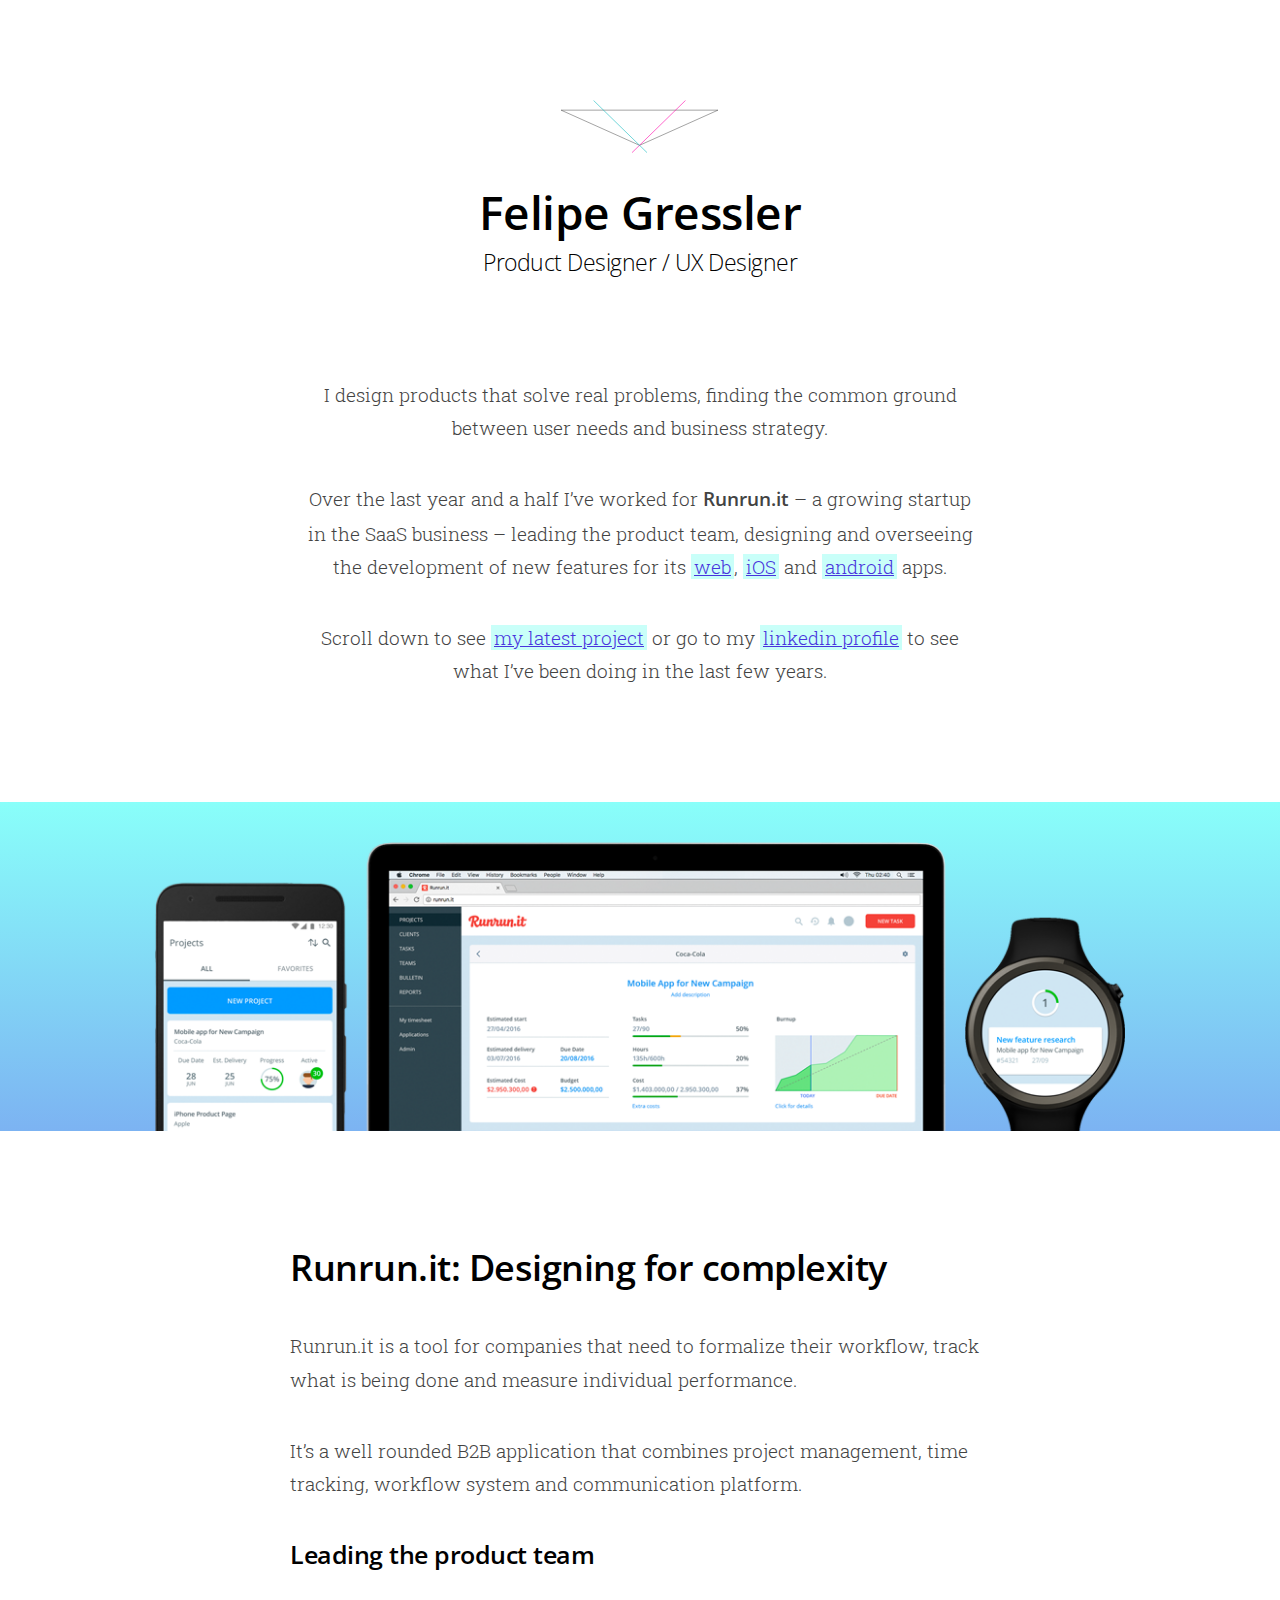
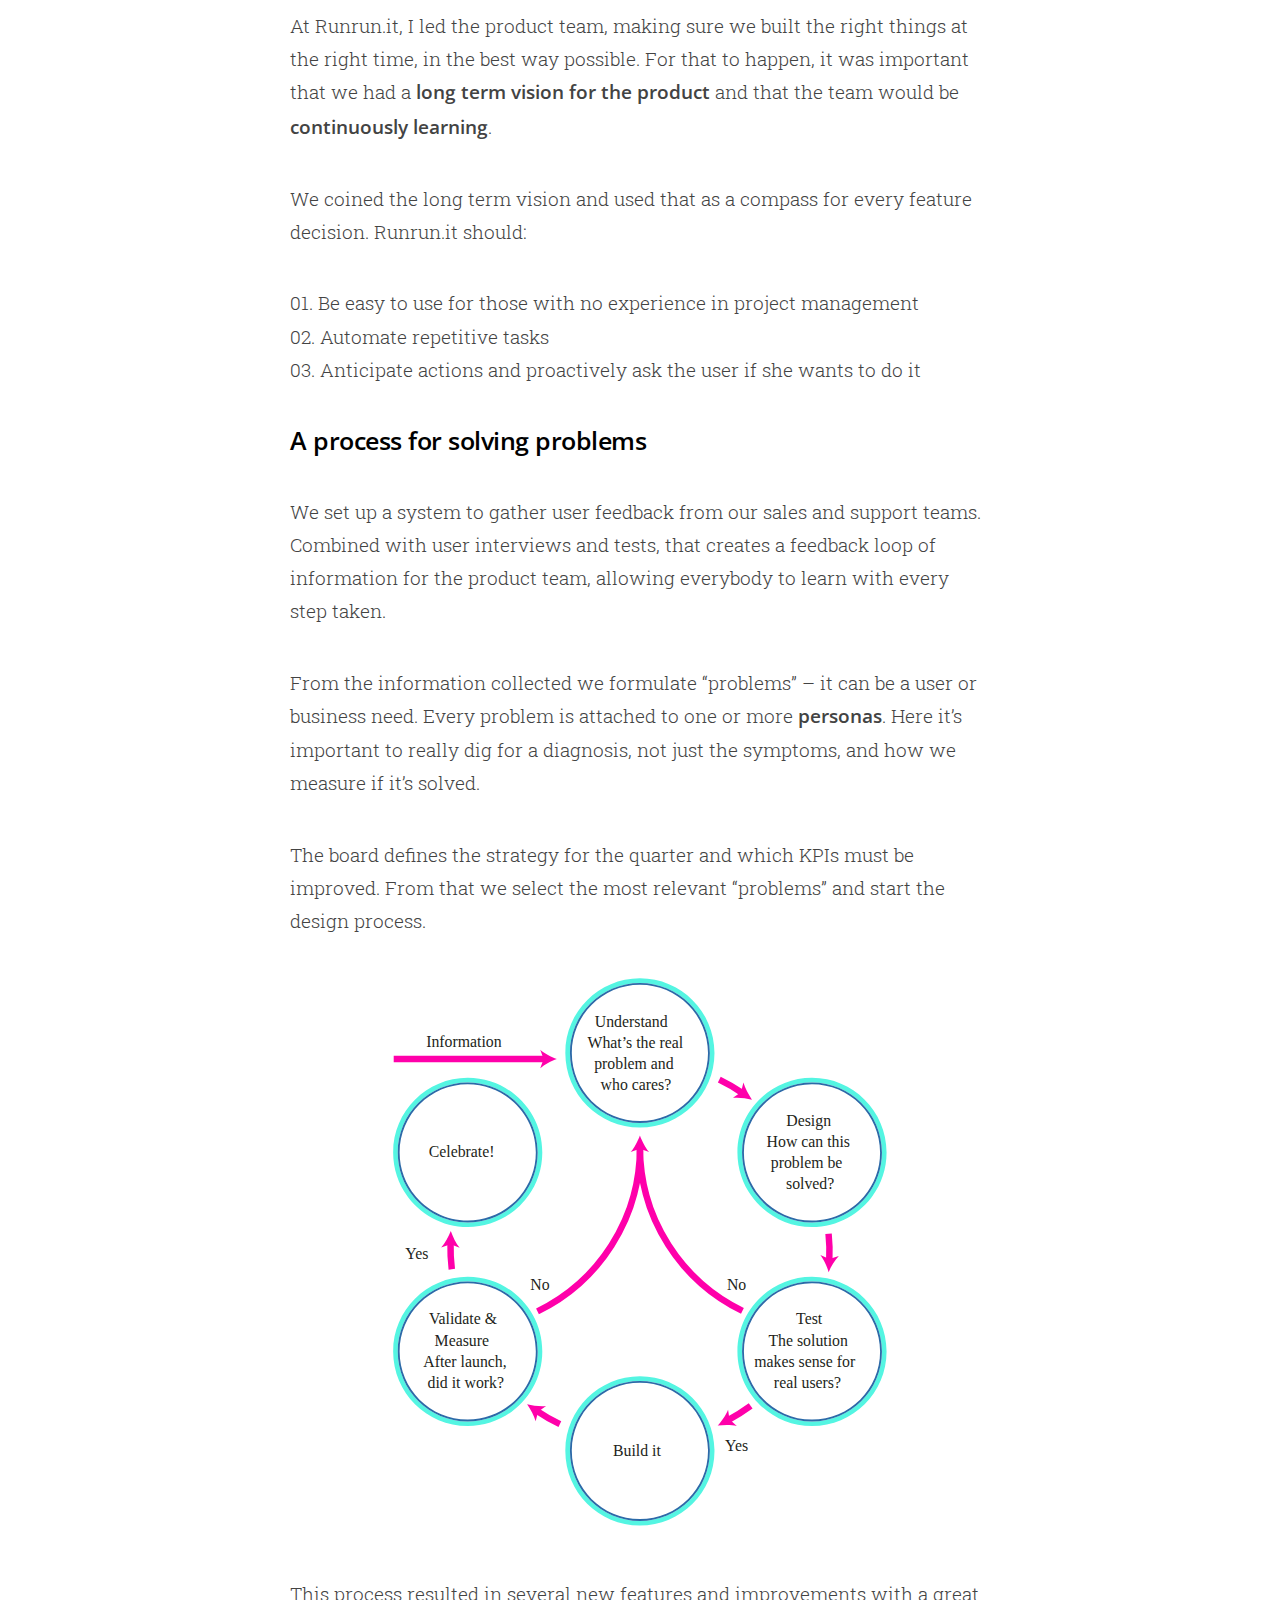
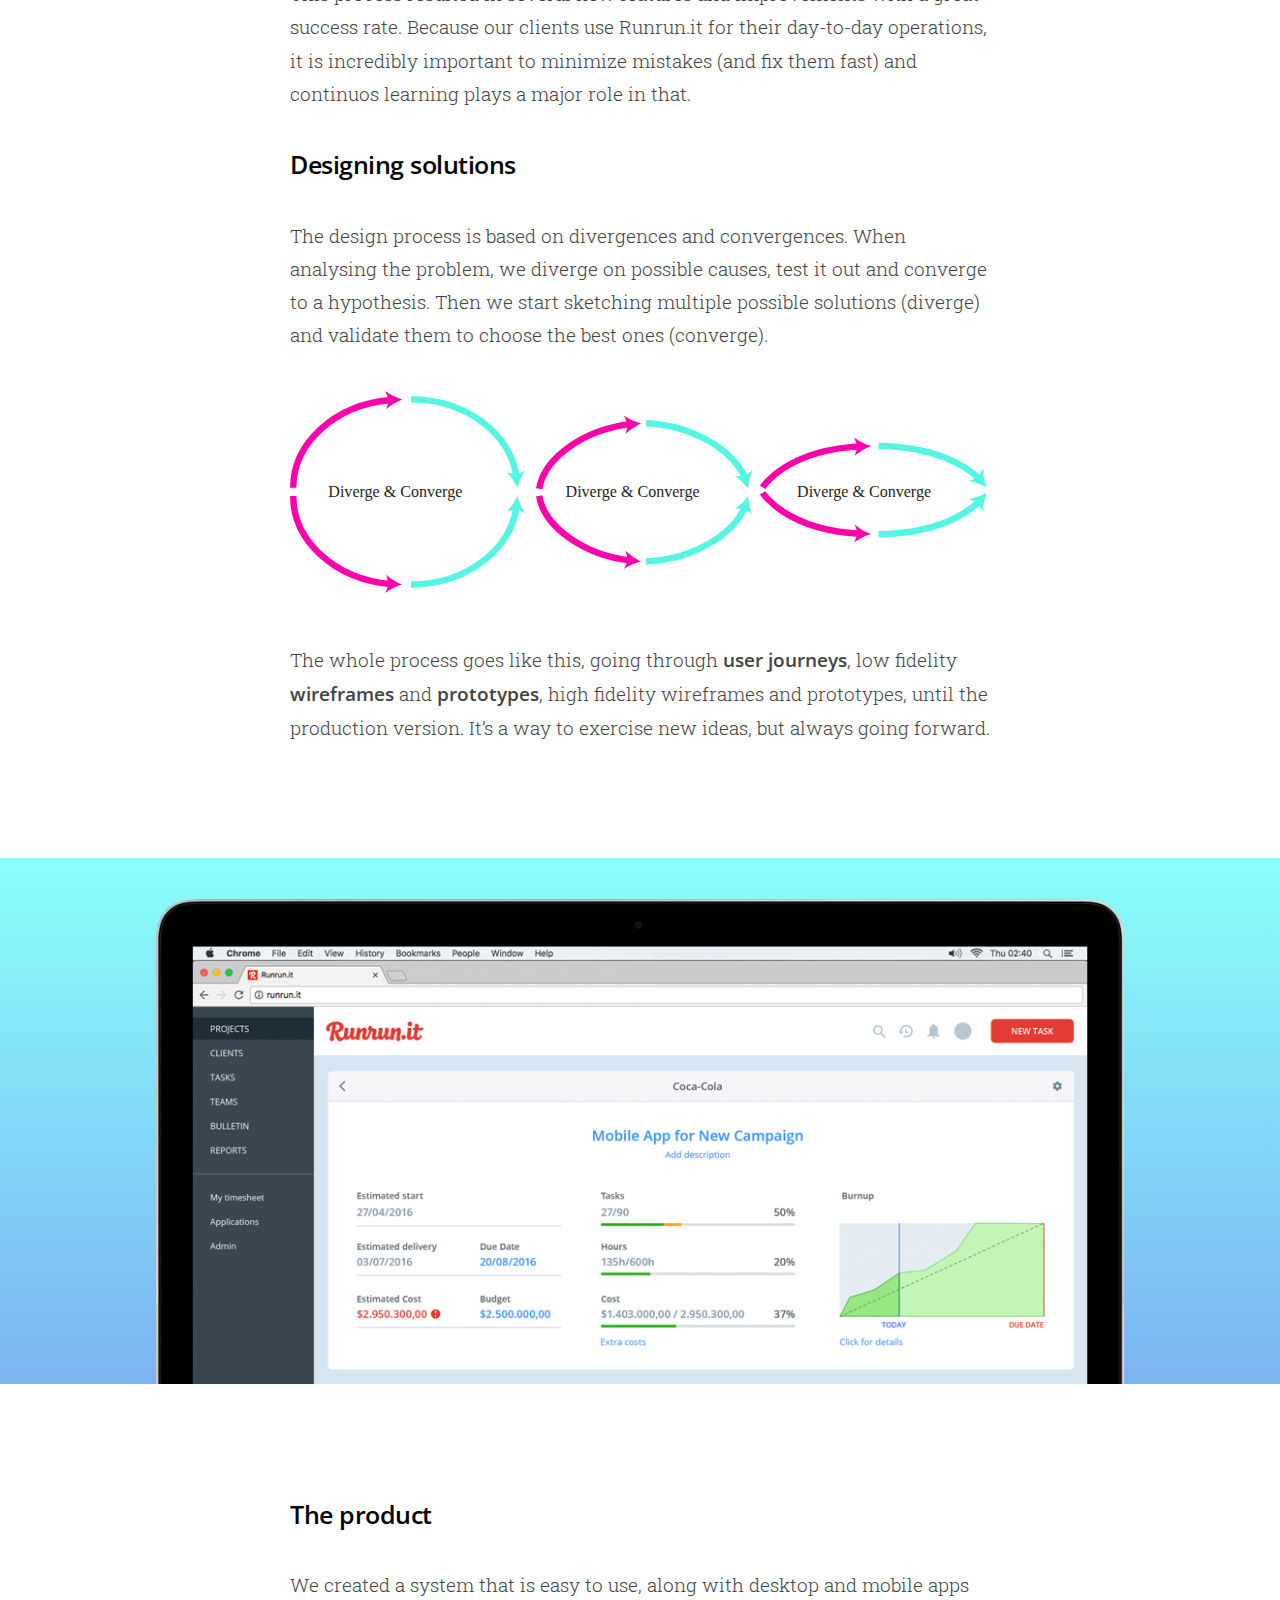
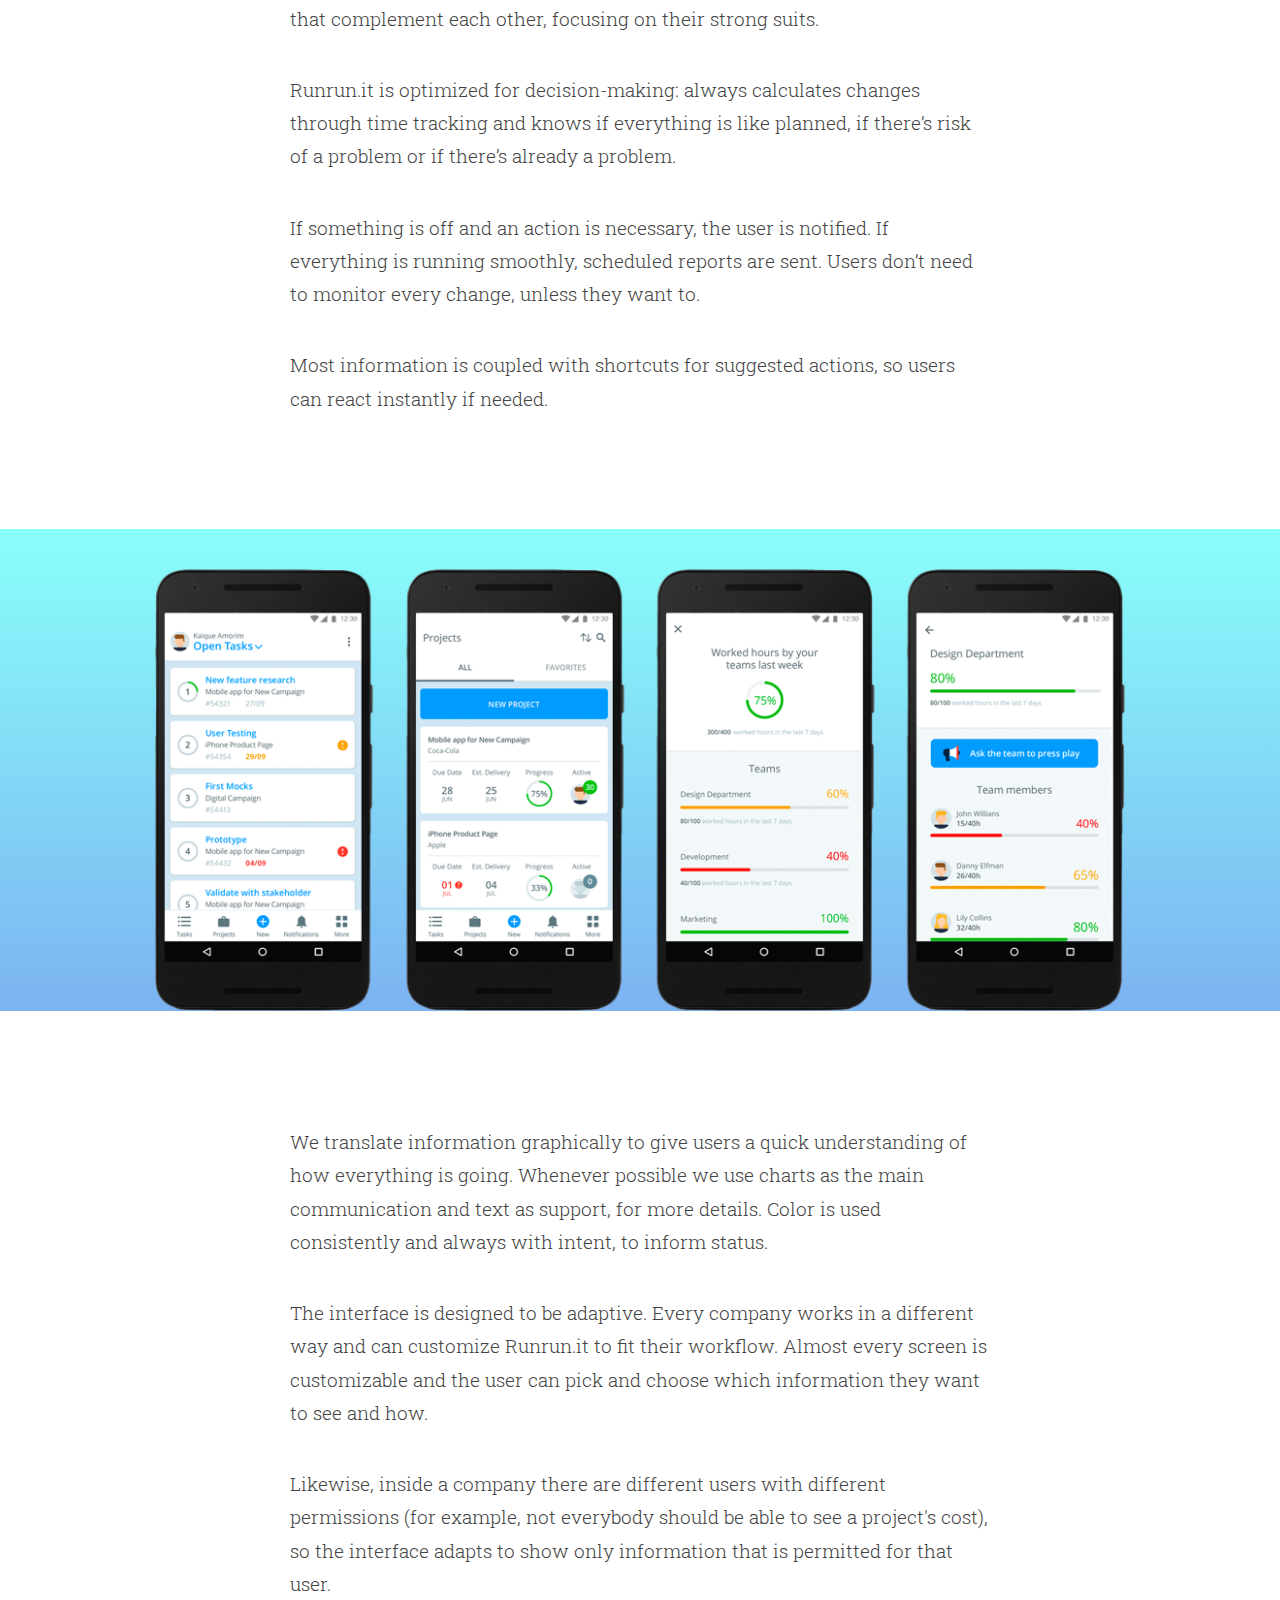
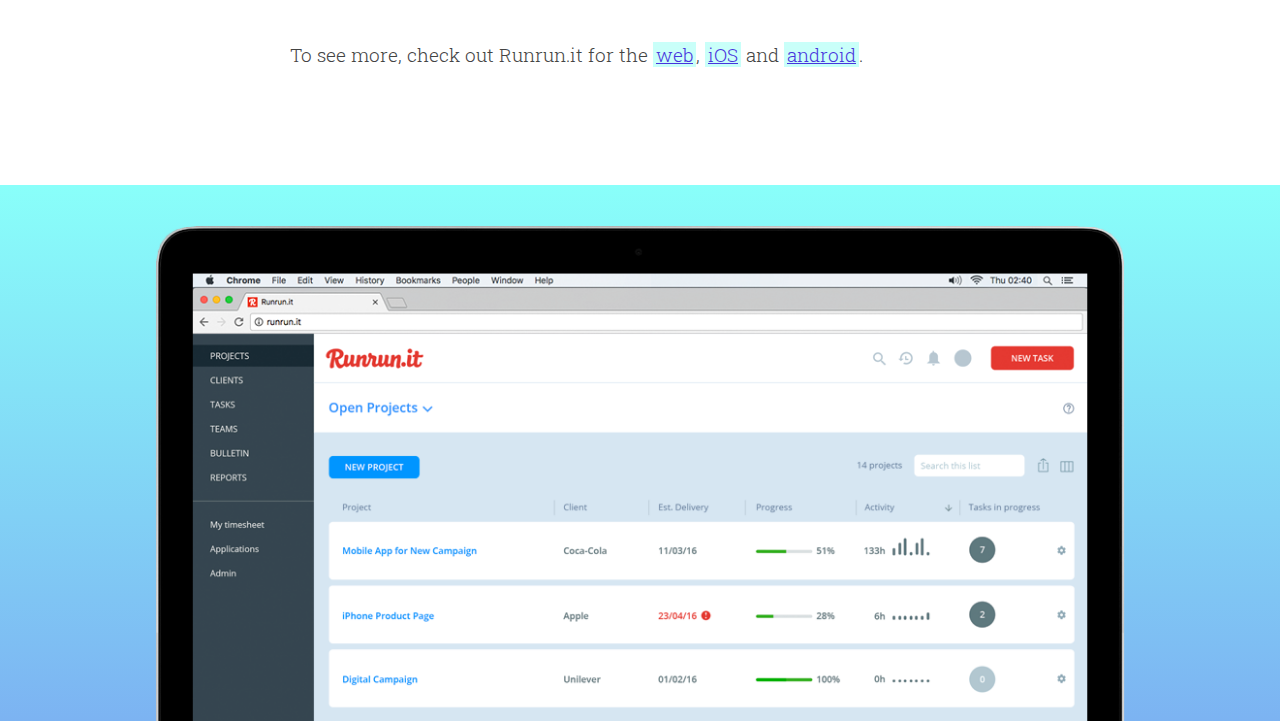
<file: index.html>
<!DOCTYPE html>
<html>
    
<head>
    <meta charset="utf-8">
    
    <title>Felipe Gressler</title>
        
    <meta name="apple-mobile-web-app-capable" content="yes">

    <link rel="shortcut icon" href="favicon.png">
     
    <link href="https://fonts.googleapis.com/css?family=Open+Sans:300,400,600,700" rel="stylesheet">

    <link href="https://fonts.googleapis.com/css?family=Roboto+Slab:100,300,400,700" rel="stylesheet">

	<link href="stylesheet.css" rel="stylesheet">
    
</head>
    
		
<body>
    
    <div id="title">
    <img id="symbol" src="images/symbol.svg">
        
    <h1>Felipe Gressler</h1>
    <h2>Product Designer / UX Designer</h2>
    </div>
    
<div id="intro">    
<div id="text">
    <p>I design products that solve real problems, finding the common ground between user needs and business strategy.</p>

    <p>Over the last year and a half I’ve worked for <strong>Runrun.it</strong> – a growing startup in the SaaS business – leading the product team, designing and overseeing the development of new features for its <a href="http://runrun.it">web</a>, <a href="https://itunes.apple.com/en/app/runrun.it/id1041556496?mt=8">iOS</a> and <a href="https://play.google.com/store/apps/details?id=com.maissimples.runrunit&hl=en_US">android</a> apps.</p>
        
    <p>Scroll down to see <a href="#Runrunit" class="scroll-down">my latest project</a> or go to my <a href="https://linkedin.com/in/felipegressler">linkedin profile</a> to see what I’ve been doing in the last few years.
</div> 

<!--   
<div id="experience"> 
  <p><strong>My last jobs</strong></p>
    <ul class='experience'>
        <li>
            <spam>2016</spam><a href="http://runrun.it">Runrun.it</a>
            <spam class="job">Lead Product Designer</spam>
            
        </li>
        
        <li>
            <spam>2015</spam><a href="http://runrun.it">Runrun.it</a>
            <spam class="job">Product (UX) Designer</spam>
            
        </li>
        
        <li>
            <spam>2015</spam><a href="https://www.bankfacil.com.br/">BankFacil</a>
            <spam class="job">Product (UX) Designer</spam>
            
        </li>
        
        <li>
            <spam>2013</spam><a href="https://www.linkedin.com/company/das-dad">DasDad</a>
            <spam class="job">Product (UX) Designer</spam>
            
        </li>
        
        <li>
            <spam>2013</spam><a href="http://www.reddrummer.com/">RedDrummer</a>
            <spam class="job">Product (UX) Designer</spam> 
            
        </li>
        
        <li>
           <spam>2009</spam> <a href="http://www.castwork.com/">Castwork</a>
            <spam class="job">UX Designer</spam>
            
        </li>
    </ul>
</div>-->  
    
</div>       
            
<div class="screenshot" id="Runrunit">
        <img src="images/hero.png">
    </div>
    
<h3>Runrun.it: Designing for complexity</h3>

<p>Runrun.it is a tool for companies that need to formalize their workflow, track what is being done and measure individual performance.</p>

<p>It’s a well rounded B2B application that combines project management, time tracking,  workflow system and communication platform.</p>


<h4>Leading the product team</h4>

<p>At Runrun.it, I led the product team, making sure we built the right things at the right time, in the best way possible. For that to happen, it was important that we had a <strong>long term vision for the product</strong> and that the team would be <strong>continuously learning</strong>.</p>

<p>We coined the long term vision and used that as a compass for every feature decision. Runrun.it should:</p>
<ul>
    <li>Be easy to use for those with no experience in project management</li>
    <li>Automate repetitive tasks</li>
    <li>Anticipate actions and proactively ask the user if she wants to do it</li>
</ul>

<h4>A process for solving problems</h4>
<p>We set up a system to gather user feedback from our sales and support teams. Combined with user interviews and tests, that creates a feedback loop of information for the product team, allowing everybody to learn with every step taken.</p>

<p>From the information collected we formulate “problems” – it can be a user or business need. Every problem is attached to one or more <strong>personas</strong>. Here it’s important to really dig for a diagnosis, not just the symptoms, and how we measure if it’s solved.</p>

<p>The board defines the strategy for the quarter and which KPIs must be improved. From that we select the most relevant “problems” and start the design process.</p>
    
<div class="image"><img id="process" src="images/process.svg"></div>
    
<p>This process resulted in several new features and improvements with a great success rate. Because our clients use Runrun.it for their day-to-day operations, it is incredibly important to minimize mistakes (and fix them fast) and continuos learning plays a major role in that.</p>

<h4>Designing solutions</h4>
    
<p>The design process is based on divergences and convergences. When analysing the problem, we diverge on possible causes, test it out and converge to a hypothesis. Then we start sketching multiple possible solutions (diverge) and validate them to choose the best ones (converge).</p>
    
    <div class="image"><img id="converge" src="images/converge.svg"></div>
    
<p>The whole process goes like this, going through <strong>user journeys</strong>, low fidelity <strong>wireframes</strong> and <strong>prototypes</strong>, high fidelity wireframes and prototypes, until the production version. It’s a way to exercise new ideas, but always going forward.
</p>



<div class="screenshot"><img src="images/browser_project.png"></div>

<h4>The product</h4>
<p>We created a system that is easy to use, along with desktop and mobile apps that complement each other, focusing on their strong suits.</p>

<p>Runrun.it is optimized for decision-making: always calculates changes through time tracking and knows if everything is like planned, if there’s risk of a problem or if there’s already a problem.</p>

<p>If something is off and an action is necessary, the user is notified. If everything is running smoothly, scheduled reports are sent. Users don’t need to monitor every change, unless they want to.</p>
    
<p>Most information is coupled with shortcuts for suggested actions, so users can react instantly if needed.</p>
    
<div class="screenshot"><img src="images/android.png"></div>

<p>We translate information graphically to give users a quick understanding of how everything is going. Whenever possible we use charts as the main communication and text as support, for more details. Color is used consistently and always with intent, to inform status.</p>
    
<p>The interface is designed to be adaptive. Every company works in a different way and can customize Runrun.it to fit their workflow. Almost every screen is customizable and the user can pick and choose which information they want to see and how.</p>

<p>Likewise, inside a company there are different users with different permissions (for example, not everybody should be able to see a project's cost), so the interface adapts to show only information that is permitted for that user.</p>
    
<p>To see more, check out Runrun.it for the <a href="http://runrun.it">web</a>,  <a href="https://itunes.apple.com/en/app/runrun.it/id1041556496?mt=8">iOS</a> and <a href="https://play.google.com/store/apps/details?id=com.maissimples.runrunit&hl=en_US">android</a>.
</p>
    
<div class="screenshot"><img src="images/browser_table.png"></div>

    
<script src="jquery-1.11.1.min.js"></script>
<script src="interactions.js"></script>

    
</body>
</html>
</file>
<file: stylesheet.css>
* {-webkit-box-sizing:border-box; -moz-box-sizing:border-box; box-sizing:border-box; padding:0; margin:0;}

html {
    font-family: 'Open Sans', 'Arial', sans-serif;
    font-style: normal;
    font-weight: 300;
    font-size: 19px;
    background-color: white;
    color: #434343;
    line-height: 1.75em;
    }

body {
    width: 100%;
    max-width: 100%;   
    text-align:left;   
}

 
h1, h2, h3, h4, h5, h6, p, ul {max-width: 700px; margin: auto;}

h1, h2, h3, h4, h5, h6 {
    letter-spacing: -0.5px;
    font-weight: 600;
    line-height: 1.3em;
    color: black;
}


h1{font-size: 46px; margin-bottom: 5px; margin-top: 0;}

h2 {font-size: 23px; font-weight: 300;; margin-top: 0;}

h3 {font-size: 36px;}

h4 {font-size: 25px;margin-top: 0px;}

#title {text-align: center; margin: 100px 0;}

#symbol {
    max-width: 180px;
    margin-bottom: 20px;
}

p, ul{
    font-family: 'Roboto Slab';
    font-weight: 300;
    margin-bottom: 2em;
    margin-top: 2em;
    list-style:circle;
    list-style:decimal-leading-zero;
    list-style-position: inside;
}

a {
    color: #4834dd;
    background-color: #c9fff9;
    padding: 0 3px;
    }
a:visited {color: #00b1f2; color:#4834dd;}
a:hover {color: #fd07b2;}


strong {
    font-family: 'Open Sans';
    font-weight: 600;
    font-size: 18.8px;
    text-decoration: none;
}

.screenshot {
    width: 100%;
    background-color: #89fffa;
    margin-bottom: 6em;
    margin-top: 6em;
    text-align: center;
    background: linear-gradient(to bottom, #89fffa 0%, #7cb3f2 100%);
}

.screenshot:last-of-type {margin-bottom: 0;}

.screenshot img{
    width: 100%; 
    max-width: 1050px;
    padding: 40px;
    padding-bottom: 0;
    vertical-align:bottom;
}

.image {text-align: center}

#process {width:100%; max-width: 580px; padding: 0 40px;}

#converge {width:100%; max-width: 700px; padding: 0}



/*
#intro {
    max-width: 90%;
    margin: auto;
}

#experience {
    float: left;
    display: inline-block;
    width: 500px;
    padding: 0 30px;
}

#text {
    float: left;
    display: inline-block;
    width: calc(100% - 500px);
    padding: 0px 30px;
}

#intro p {margin-top: 0; max-width: 100%}
*/

#intro {text-align: center; max-width: 668px; margin: auto}

#experience {margin: auto; margin-top: 76px;}

ul.experience {
    display: table;
    text-align: left;
    font-size: 15px;
    list-style: none;
}

.experience li {
    display: table;
    height: 36px;
    }

.experience spam {min-width: 70px}

.experience a, .experience spam {
    display: inline-block;
    padding: 0;
    }

.experience spam.job {width: auto;}

.experience a {
    color: #434343;
    text-decoration: none;
    width: 130px;
    background: none;
    }

.experience a:hover {
    text-decoration: underline;
    }


/*Media Queries*/

@media screen and (max-width:820px) {

    h1, h2, h3, h4, h5, h6, p, ul {padding: 0 40px 0px 40px;}
    
    .screenshot {
    margin-bottom: 3em;
    margin-top: 3em;
    }
    
    .screenshot img {padding: 20px; padding-bottom: 0}
    
}

@media screen and (max-width:500px) {
    h1 {font-size: 40px; margin-top: }
    h2 {font-size: 20px;}
    #title {margin: 70px 0;}
    #symbol {margin-bottom: 15px;}
}

@media screen and (min-aspect-ratio: 3/1) {}
</file>
